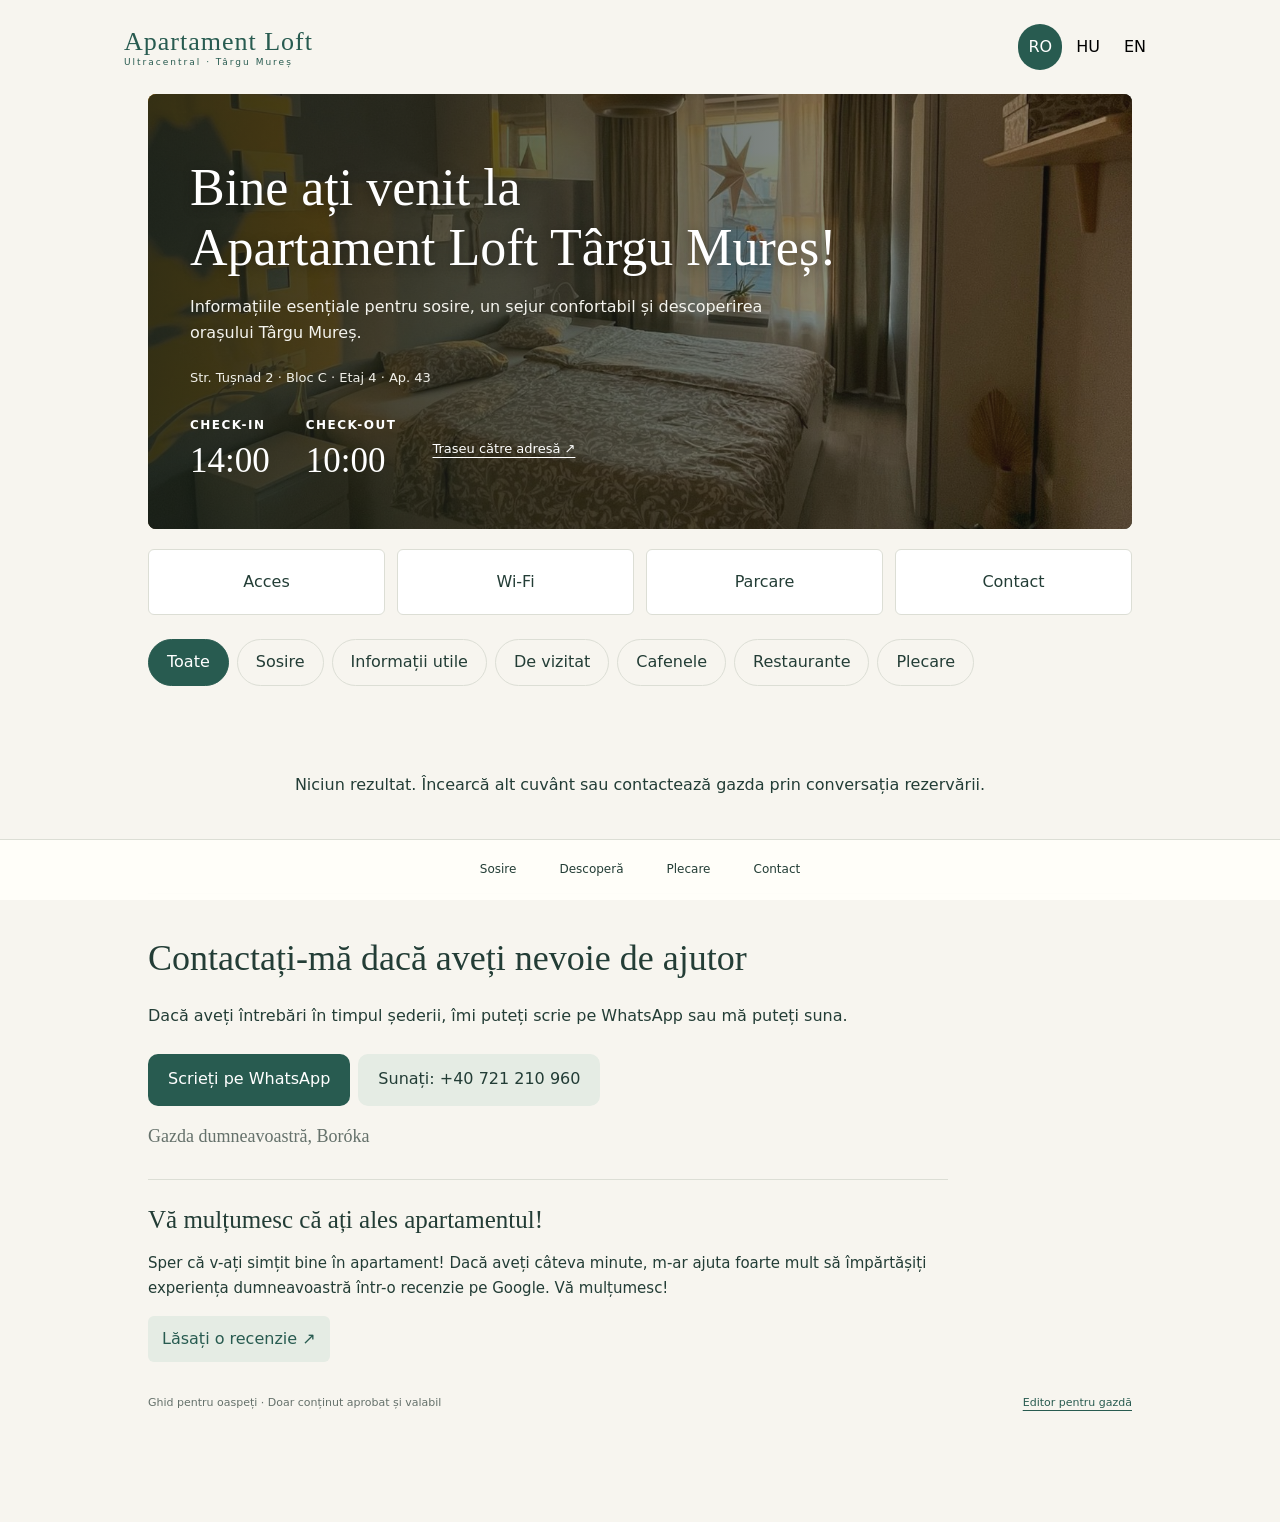
<file: index.html>
<!doctype html>
<html lang="ro">

<head>
    <meta charset="utf-8">
    <meta name="viewport" content="width=device-width,initial-scale=1">
    <meta name="robots" content="noindex,nofollow,noarchive">
    <meta name="referrer" content="no-referrer">
    <title>Apartament Loft | Guest guide</title>
    <link rel="stylesheet" href="style.css">
</head>

<body>
    <header><a class="wordmark" href="#home">LOFT<span>TÂRGU MUREȘ</span></a>
        <div class="langs" aria-label="Language"><button data-lang="ro">RO</button><button
                data-lang="hu">HU</button><button data-lang="en">EN</button></div>
    </header>
    <main id="home">
        <section class="hero">
            <div class="eyebrow" id="eyebrow"></div>
            <h1 id="welcome"></h1>
            <p id="intro"></p>
            <div class="address">Str. Tușnad 2 · Bloc C · Etaj 4 · Ap. 43</div>
            <div class="times">
                <div><small>CHECK-IN</small><strong>14:00</strong></div>
                <div><small>CHECK-OUT</small><strong>10:00</strong></div><a id="map" target="_blank" rel="noopener"
                    href="https://www.google.com/maps/search/?api=1&query=Strada+Tusnad+2+Targu+Mures"></a>
            </div>
        </section>
        <div class="quick"><button data-jump="arrival"></button><button data-jump="wifi"></button><button
                data-jump="parking"></button><button data-jump="contact"></button></div>
        <nav id="filters" aria-label="Sections"></nav>
        <div id="results" aria-live="polite"></div>
        <section class="host-contact" id="group-contact" aria-labelledby="contact-heading"></section>
        <footer><span id="footer"></span><a href="editor.html" id="editorlink"></a></footer>
    </main>
    <nav class="bottom"><button data-jump="arrival"></button><button data-jump="city"></button><button
            data-jump="checkout"></button><button data-jump="contact"></button></nav>
    <script src="app.js"></script>
</body>

</html>
</file>
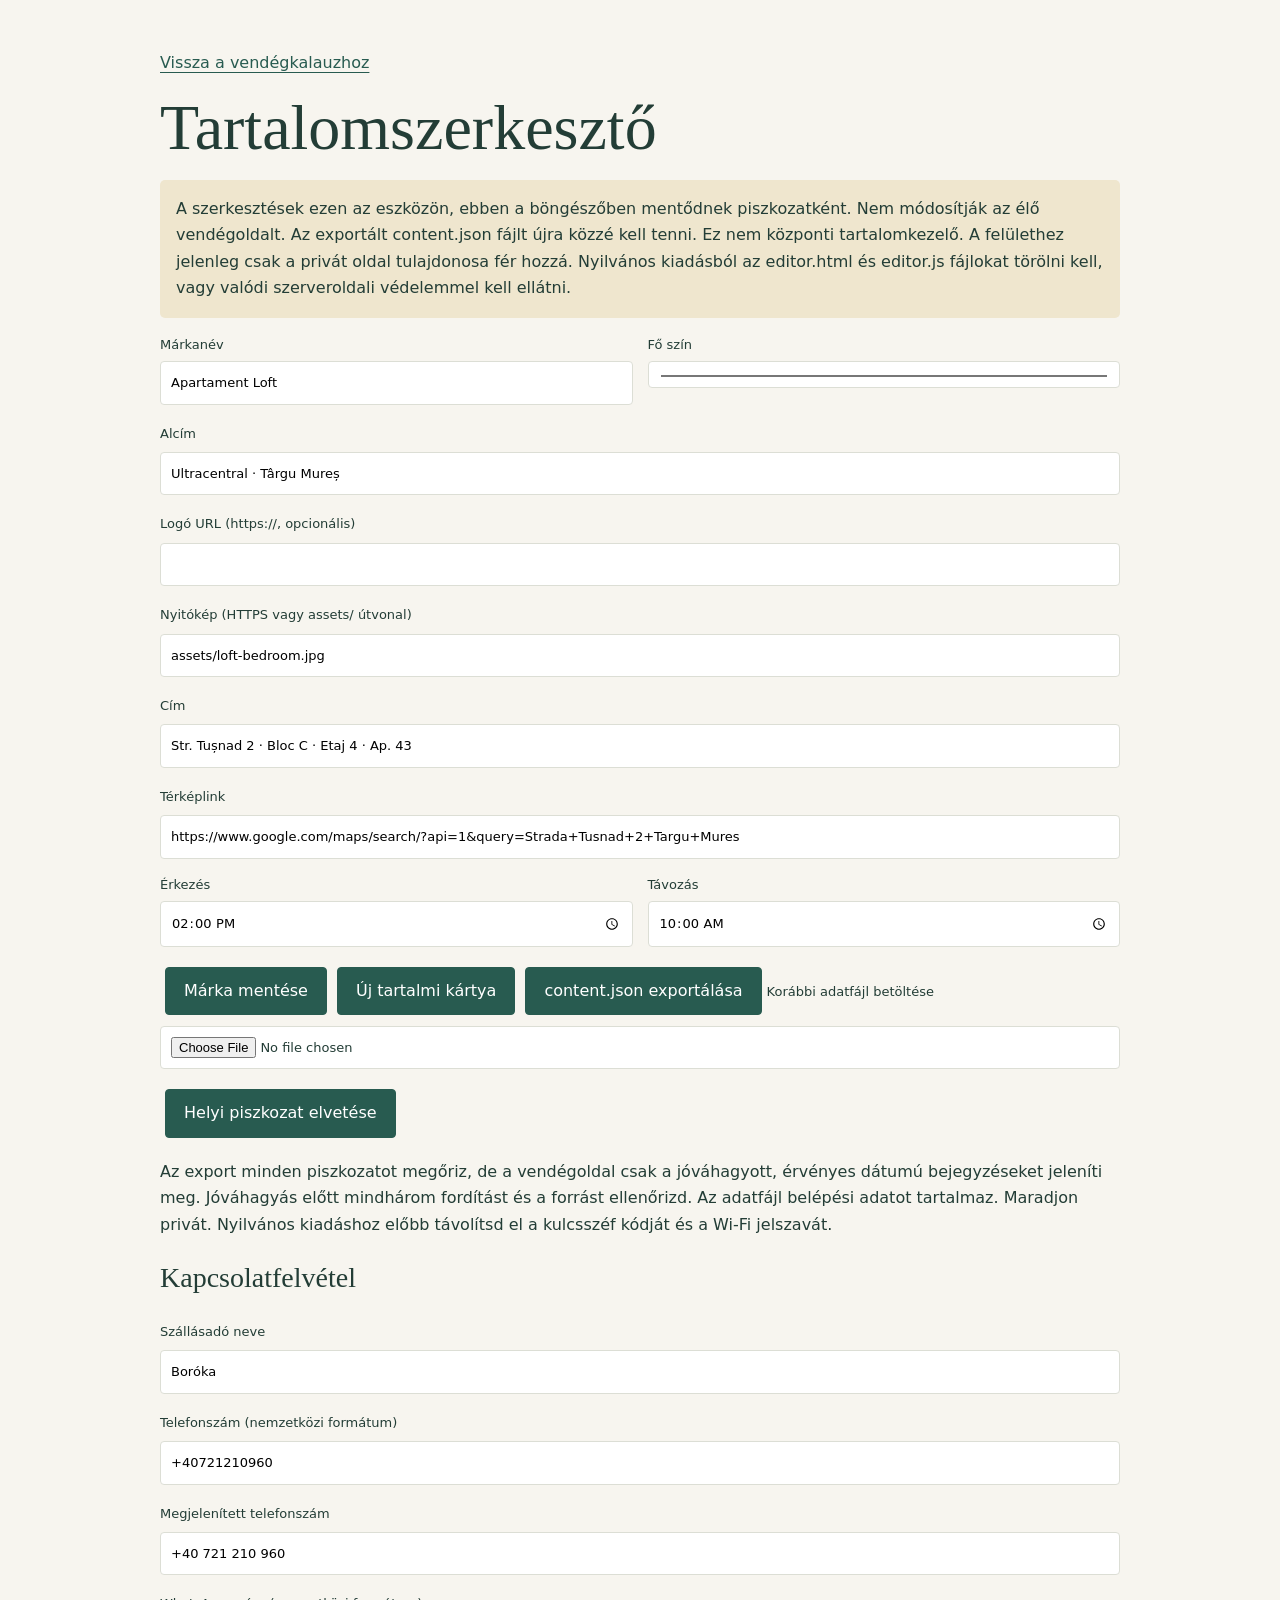
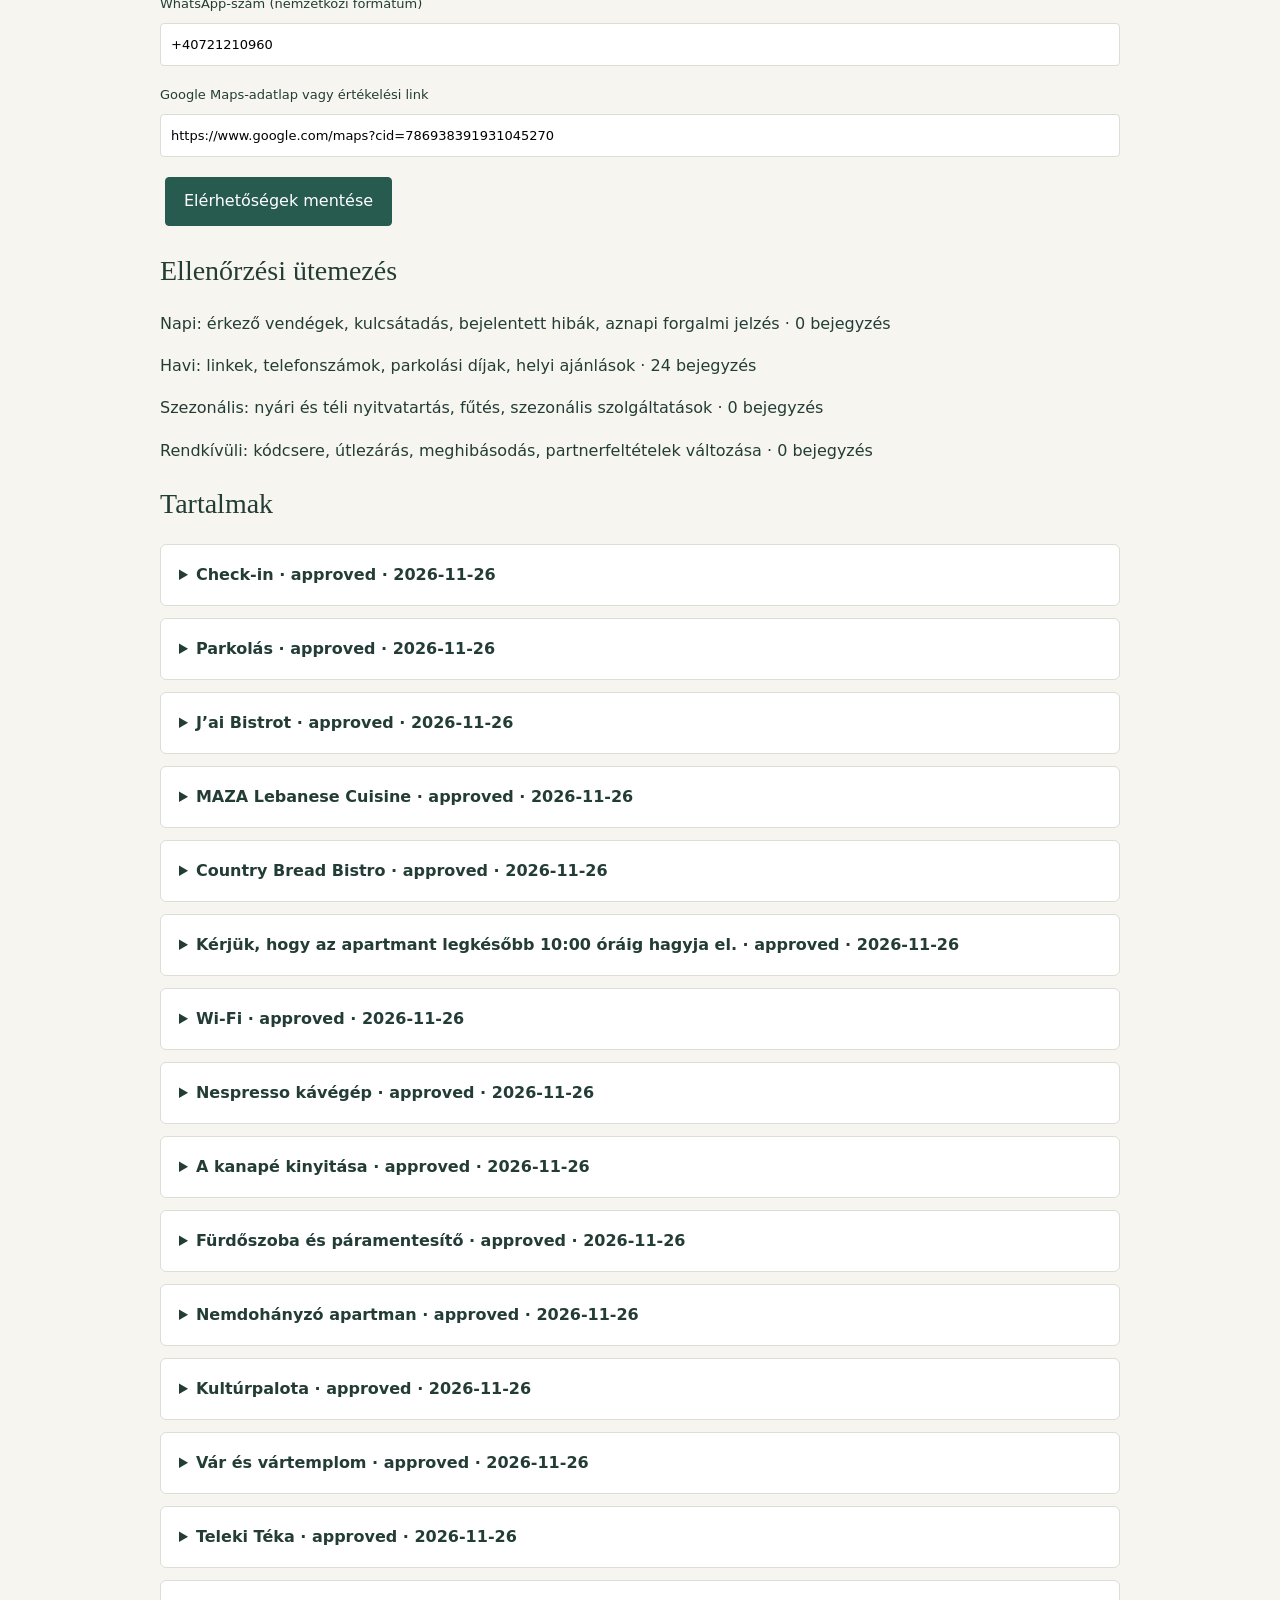
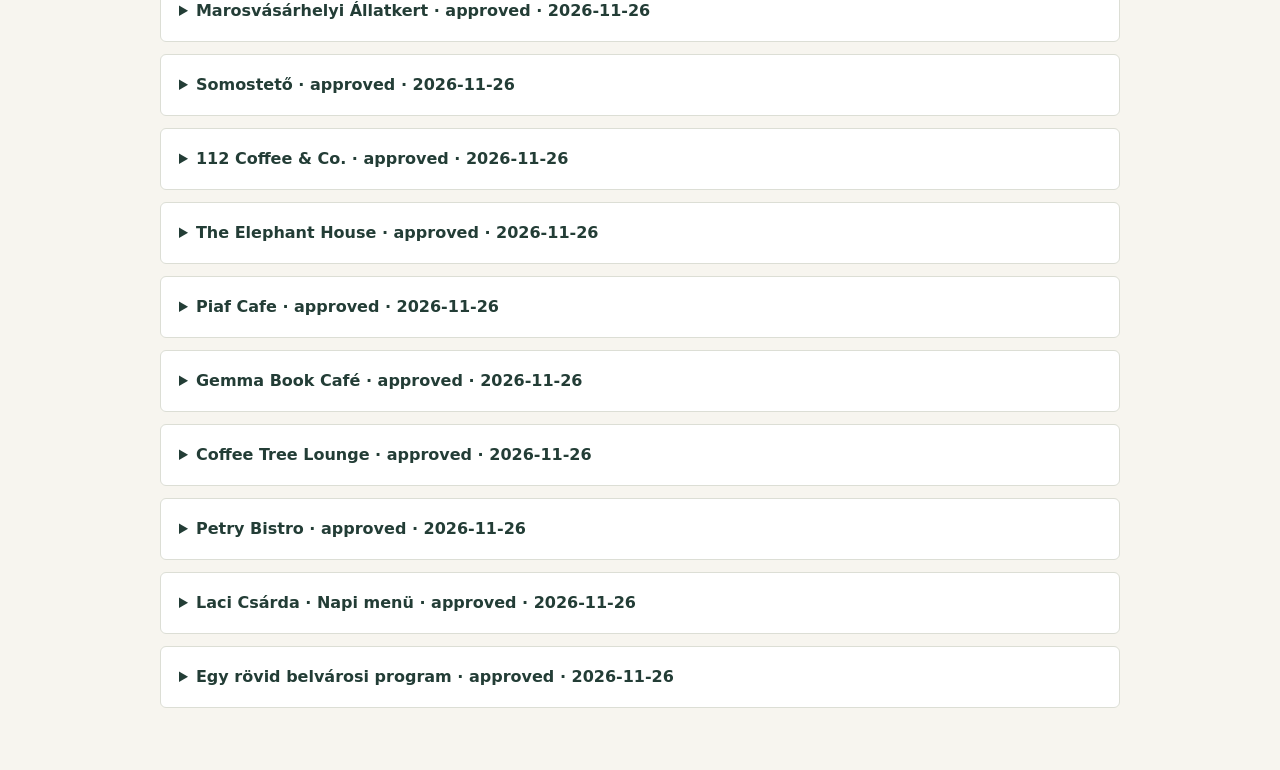
<file: editor.html>
<!doctype html>
<html lang="hu">

<head>
    <meta charset="utf-8">
    <meta name="viewport" content="width=device-width,initial-scale=1">
    <meta name="robots" content="noindex,nofollow,noarchive">
    <title>Loft | Tartalomszerkesztő</title>
    <link rel="stylesheet" href="style.css">
</head>

<body>
    <main class="editor"><a href="index.html">Vissza a vendégkalauzhoz</a>
        <h1>Tartalomszerkesztő</h1>
        <p class="warning">A szerkesztések ezen az eszközön, ebben a böngészőben mentődnek piszkozatként. Nem módosítják
            az élő vendégoldalt. Az exportált content.json fájlt újra közzé kell tenni. Ez nem központi tartalomkezelő.
            A felülethez jelenleg csak a privát oldal tulajdonosa fér hozzá. Nyilvános kiadásból az editor.html és
            editor.js fájlokat törölni kell, vagy valódi szerveroldali védelemmel kell ellátni.</p>
        <div id="message" role="status"></div>
        <div class="row"><label>Márkanév<input id="brand"></label><label>Fő szín<input id="color" type="color"></label>
        </div><label>Alcím<input id="subtitle"></label><label>Logó URL (https://, opcionális)<input
                id="logo"></label><label>Nyitókép (HTTPS vagy assets/ útvonal)<input
                id="heroImage"></label><label>Cím<input id="address"></label><label>Térképlink<input
                id="mapsUrl"></label>
        <div class="row"><label>Érkezés<input id="checkIn" type="time"></label><label>Távozás<input id="checkOut"
                    type="time"></label></div><button id="savebrand">Márka mentése</button><button id="add">Új tartalmi
            kártya</button><button id="export">content.json exportálása</button><label>Korábbi adatfájl betöltése<input
                id="import" type="file" accept="application/json,.json"></label><button id="reset">Helyi piszkozat
            elvetése</button>
        <p>Az export minden piszkozatot megőriz, de a vendégoldal csak a jóváhagyott, érvényes dátumú bejegyzéseket
            jeleníti meg. Jóváhagyás előtt mindhárom fordítást és a forrást ellenőrizd. Az adatfájl belépési adatot
            tartalmaz. Maradjon privát. Nyilvános kiadáshoz előbb távolítsd el a kulcsszéf kódját és a Wi-Fi jelszavát.
        </p>
        <h2>Kapcsolatfelvétel</h2><label>Szállásadó neve<input id="contactName"></label><label>Telefonszám (nemzetközi
            formátum)<input id="contactPhone" type="tel"></label><label>Megjelenített telefonszám<input
                id="contactDisplayPhone"></label><label>WhatsApp-szám (nemzetközi formátum)<input id="contactWhatsapp"
                type="tel"></label><label>Google Maps-adatlap vagy értékelési link<input id="contactReviewUrl"
                type="url"></label><button id="saveContact">Elérhetőségek mentése</button>
        <h2>Ellenőrzési ütemezés</h2>
        <div id="schedule"></div>
        <h2>Tartalmak</h2>
        <div id="entries"></div>
    </main>
    <script src="editor.js"></script>
</body>

</html>
</file>
<file: style.css>
:root{--green:#285b50;--ink:#233d36;--paper:#f7f5ef;--line:#dcded5;--muted:#65716b}*{box-sizing:border-box}body{margin:0;color:var(--ink);background:var(--paper);font:16px/1.65 system-ui,sans-serif}header{max-width:1080px;margin:auto;display:flex;align-items:center;justify-content:space-between;padding:24px}a{color:var(--green);text-underline-offset:4px}button,input,textarea,select{font:inherit}button,a{touch-action:manipulation}button{cursor:pointer}button:focus-visible,a:focus-visible,input:focus-visible,textarea:focus-visible{outline:3px solid #a46c25;outline-offset:3px}.wordmark{font:34px Georgia,serif;letter-spacing:5px;text-decoration:none}.wordmark span{font:9px system-ui;letter-spacing:2px;display:block}.langs{display:flex;gap:4px}.langs button{border:0;background:transparent;padding:10px;border-radius:30px;min-height:44px}.langs button[aria-pressed=true]{background:var(--green);color:white}main{max-width:1032px;margin:auto;padding:0 24px 110px}.hero{background:#e6ebe2;min-height:330px;border-radius:8px;position:relative;overflow:hidden;padding:40px}.eyebrow{font-size:11px;text-transform:uppercase;letter-spacing:3px}h1{font:clamp(36px,6vw,64px)/1.12 Georgia,serif;margin:16px 0}h2{font:28px/1.2 Georgia,serif}.hero p{max-width:500px;color:#455d51}.address{font-size:13px;margin:20px 0}.times{display:flex;gap:28px;align-items:center;position:relative;z-index:1}.times small{display:block;font-size:9px;letter-spacing:2px}.times strong{font:24px Georgia,serif}.times a{font-size:13px}.lineart{position:absolute;right:-25px;top:30px;width:28%;height:380px;opacity:.12;transform:rotate(18deg)}.lineart i{position:absolute;border:1px solid var(--green);border-radius:120px 120px 0 0;width:120px;height:320px}.lineart i:nth-child(2){left:50px;top:40px}.lineart i:nth-child(3){left:100px;top:80px}.quick{display:grid;grid-template-columns:repeat(4,1fr);gap:12px;margin:20px 0 32px}.quick button{border:1px solid var(--line);background:white;padding:19px 8px;border-radius:6px;color:var(--ink);min-height:64px}.search label{font-size:12px;color:var(--muted);display:block;margin-bottom:6px}input[type=search]{width:100%;padding:14px 18px;border:1px solid var(--line);background:#fff;border-radius:5px}#filters{display:flex;gap:8px;overflow-x:auto;padding:20px 0;position:sticky;top:0;background:var(--paper);z-index:4}#filters button{white-space:nowrap;border:1px solid var(--line);border-radius:30px;padding:9px 18px;background:transparent;color:var(--ink);min-height:44px}#filters button.active{background:var(--green);color:white;border-color:var(--green)}.sectionheading{display:flex;align-items:baseline;gap:15px;margin:26px 0 16px}.sectionheading span{font-size:11px;color:var(--muted);letter-spacing:1px}.grid{display:grid;grid-template-columns:1fr 1fr;gap:16px}.card{border:1px solid var(--line);border-radius:7px;background:#fff;padding:24px;scroll-margin-top:85px}.card h3{font:24px/1.25 Georgia,serif;margin:0 0 14px}.card p{font-size:15px;color:#4c5e54;white-space:pre-line;margin:0 0 16px}.card .meta{font-size:11px;color:#738078}.card .links{display:flex;flex-wrap:wrap;gap:10px;margin:18px 0 12px}.links a{padding:8px 13px;background:#eef2eb;border-radius:4px;text-decoration:none;font-size:13px;min-height:42px;display:inline-flex;align-items:center}.card.emergency{border-color:#b98170;background:#fff8f5}.card.emergency .links a{background:#8c3e32;color:white}.notice{padding:28px 0;margin-top:20px;border-top:1px solid var(--line);font-size:13px;color:var(--muted)}.notice h2{font-size:20px;color:var(--ink)}footer{display:flex;flex-wrap:wrap;justify-content:space-between;gap:12px;font-size:11px;color:var(--muted)}.bottom{position:fixed;bottom:0;left:0;right:0;display:flex;justify-content:center;gap:3px;background:#fffef9f5;border-top:1px solid var(--line);z-index:5;padding:8px 10px calc(8px + env(safe-area-inset-bottom))}.bottom button{background:transparent;border:0;color:var(--ink);font-size:12px;padding:10px 20px;min-height:44px}.empty{padding:50px 15px;text-align:center}.editor{max-width:1000px;margin:30px auto;padding:20px}.editor input,.editor textarea,.editor select{display:block;width:100%;border:1px solid var(--line);padding:10px;margin:6px 0 15px;border-radius:4px;background:white}.editor textarea{min-height:145px}.editor label{font-size:13px}.editor button,.editor .action{border:1px solid var(--green);background:var(--green);color:white;padding:10px 18px;border-radius:4px;display:inline-block;margin:5px;text-decoration:none}.editor details{padding:18px;background:#fff;border:1px solid var(--line);margin:12px 0;border-radius:6px}.editor summary{cursor:pointer;font-weight:600}.editor .warning{padding:16px;background:#efe6ce;border-radius:5px}.row{display:grid;grid-template-columns:1fr 1fr;gap:15px}.editor .status{font-size:12px}.flash{box-shadow:0 0 0 3px #c29454}@media(max-width:650px){header{padding:18px 20px}.hero{padding:27px 24px;min-height:340px}main{padding:0 16px 110px}.hero p{font-size:14px}.grid{grid-template-columns:1fr}.quick{gap:7px;margin-top:12px}.quick button{font-size:12px;padding:12px 5px}.card{padding:22px}.card h3{font-size:23px}.times{gap:20px}.lineart{right:-60px;opacity:.08}.bottom button{flex:1;padding:9px 2px;max-width:170px}.row{grid-template-columns:1fr}.editor{padding:12px}.sectionheading{margin-top:20px}}@media(prefers-reduced-motion:no-preference){html{scroll-behavior:smooth}}
/* Editorial cards: clear facts, numbered instructions and photo galleries. */
.cardbody{margin-top:8px}.cardbody p{margin:0 0 12px;line-height:1.75}.cardbody p strong{font-weight:650;color:var(--ink)}.steps{list-style:none;counter-reset:step;padding:0;margin:20px 0 24px}.steps li{counter-increment:step;position:relative;padding:0 0 16px 42px;font-size:15px;line-height:1.65;color:#465b50}.steps li:before{content:counter(step);position:absolute;left:0;top:0;width:27px;height:27px;display:grid;place-items:center;border-radius:50%;background:#e9eee7;font-size:12px;font-weight:650;color:var(--green)}.gallery{display:flex;overflow-x:auto;gap:8px;scroll-snap-type:x mandatory;margin:-24px -24px 23px;border-radius:6px 6px 0 0}.photo{border:0;padding:0;flex:0 0 100%;background:#e6ebe2;scroll-snap-align:start;min-width:0}.photo img{display:block;width:100%;height:220px;object-fit:cover}.gallery:has(.photo:nth-child(2)) .photo{flex-basis:87%}.lightbox{border:0;padding:15px;border-radius:8px;background:var(--paper);max-width:min(960px,95vw);max-height:94vh}.lightbox::backdrop{background:#132c25cf}.lightbox>img{display:block;max-width:100%;max-height:70vh;object-fit:contain;margin:auto}.lightbox>button{display:block;margin:0 0 12px auto;min-height:44px;padding:8px 18px;border:1px solid var(--line);background:white;border-radius:4px;color:var(--ink)}.lightbox p{font-size:14px}.photo-editor{border-top:1px solid var(--line);border-bottom:1px solid var(--line);padding:15px 0;margin:20px 0}.photo-editor p{font-size:13px}.photo-edit{padding:15px;margin:12px 0;background:var(--paper);border:1px solid var(--line)}.photo-edit img{display:block;max-width:100%;max-height:200px}.editor summary{line-height:1.5}.wordmark{font-size:26px;letter-spacing:1px;max-width:65%}.hero h1{max-width:700px}@media(max-width:650px){.gallery{margin:-22px -22px 22px}.photo img{height:200px}.wordmark{font-size:22px}.cardbody p,.steps li{font-size:15px}}
.photo-credit{font-size:10px;margin:0 0 12px;color:var(--muted)}.photo-credit a{color:var(--muted)}
.hero.has-photo{background:#35443c;color:#fff;isolation:isolate;min-height:430px;padding:48px 42px}.hero.has-photo:before{content:'';position:absolute;inset:0;z-index:-2;background-image:var(--hero-image);background-position:center 59%;background-size:cover}.hero.has-photo:after{content:'';position:absolute;inset:0;z-index:-1;background:linear-gradient(90deg,rgba(16,28,24,.84),rgba(16,28,24,.56) 60%,rgba(16,28,24,.3))}.hero.has-photo p{color:#f4f3ed;max-width:580px}.hero.has-photo .eyebrow{color:#e8e7da}.hero.has-photo h1{font-size:clamp(34px,4.5vw,52px);white-space:pre-line;line-height:1.15;max-width:830px;text-shadow:0 2px 12px #0005}.hero.has-photo .address{color:#f1f0e9}.hero.has-photo .times a{color:#fff}.times{gap:36px;margin-top:28px;flex-wrap:wrap}.times small{font-size:12px;letter-spacing:1.5px;font-weight:600;margin-bottom:5px}.times strong{font-size:35px}.quick{margin-bottom:8px}#filters{padding-top:16px}@media(max-width:650px){.hero.has-photo{padding:32px 24px;min-height:450px}.hero.has-photo:before{background-position:center 58%}.hero.has-photo:after{background:linear-gradient(90deg,rgba(16,28,24,.83),rgba(16,28,24,.55))}.hero.has-photo h1{font-size:34px}.times{gap:26px}.times strong{font-size:32px}.times small{font-size:11px}.times a{flex-basis:100%}}
.copy-password{margin:18px 0}.copy-password>button{display:inline-flex;align-items:center;min-height:44px;padding:10px 18px;border:1px solid var(--green);border-radius:4px;background:var(--green);color:#fff;font-size:14px}.copy-password .copy-status{margin:9px 0 0;font-size:12px}.copy-password input{max-width:100%;padding:10px;border:1px solid var(--line);border-radius:4px;background:var(--paper);color:var(--ink)}
.card .place-address{font-size:12px;color:var(--muted);margin:-5px 0 16px}
.host-contact{padding:42px 0 32px;margin-top:45px;border-top:1px solid var(--line);scroll-margin-top:95px}.host-contact h2{font-size:36px;margin:0 0 22px;line-height:1.25}.host-contact>p{font-size:16px;max-width:850px}.contact-actions{display:flex;flex-wrap:wrap;gap:8px;margin:24px 0 16px}.contact-actions a{display:inline-flex;align-items:center;justify-content:center;min-height:52px;padding:12px 20px;border-radius:10px;background:#e5ece4;color:var(--ink);text-decoration:none}.contact-actions a.primary{background:var(--green);color:white}.host-contact .contact-signature{font:18px Georgia,serif;color:var(--muted);margin-top:20px}@media(max-width:650px){.host-contact h2{font-size:29px}.contact-actions{gap:8px}.contact-actions a{font-size:14px;padding:12px 16px}.contact-actions a.primary{flex-basis:100%}}

/* Compact Wi-Fi block on its own row. */
.grid:has(>.card-wifi){grid-template-columns:minmax(0,1fr);justify-items:start}
.card-wifi{width:fit-content;max-width:100%;align-self:start;padding:20px 24px}
.card-wifi h3{margin-bottom:10px}
.card-wifi .cardbody{margin-top:0}
.card-wifi .cardbody p{margin-bottom:12px;overflow-wrap:anywhere}
.card-wifi .copy-password{margin:0 0 12px}
.card-wifi .copy-status:empty,.card-wifi .links:empty{display:none}
.grid-after-wifi{margin-top:16px}

.review-request{border-top:1px solid var(--line);margin-top:32px;padding-top:24px;max-width:800px}.review-request h3{font:25px/1.3 Georgia,serif;margin:0 0 12px}.review-request p{font-size:15px}.review-request a{display:inline-flex;padding:10px 14px;border-radius:6px;background:#e5ece4;text-decoration:none;min-height:44px}

/* Short useful-information cards share the first row without stretching. */
.grid:has(>.card-wifi){grid-template-columns:max-content minmax(0,1fr);align-items:start;justify-items:start}
.card-rules{width:fit-content;max-width:460px;align-self:start;padding:20px 24px}
.card-rules h3{font-size:23px;margin-bottom:10px}
.card-rules .cardbody{margin-top:0}
.card-rules .cardbody p{margin-bottom:10px;line-height:1.6}
.card-rules .links:empty{display:none}
@media(max-width:650px){.grid:has(>.card-wifi){grid-template-columns:minmax(0,1fr)}.card-rules{max-width:100%}}
</file>
